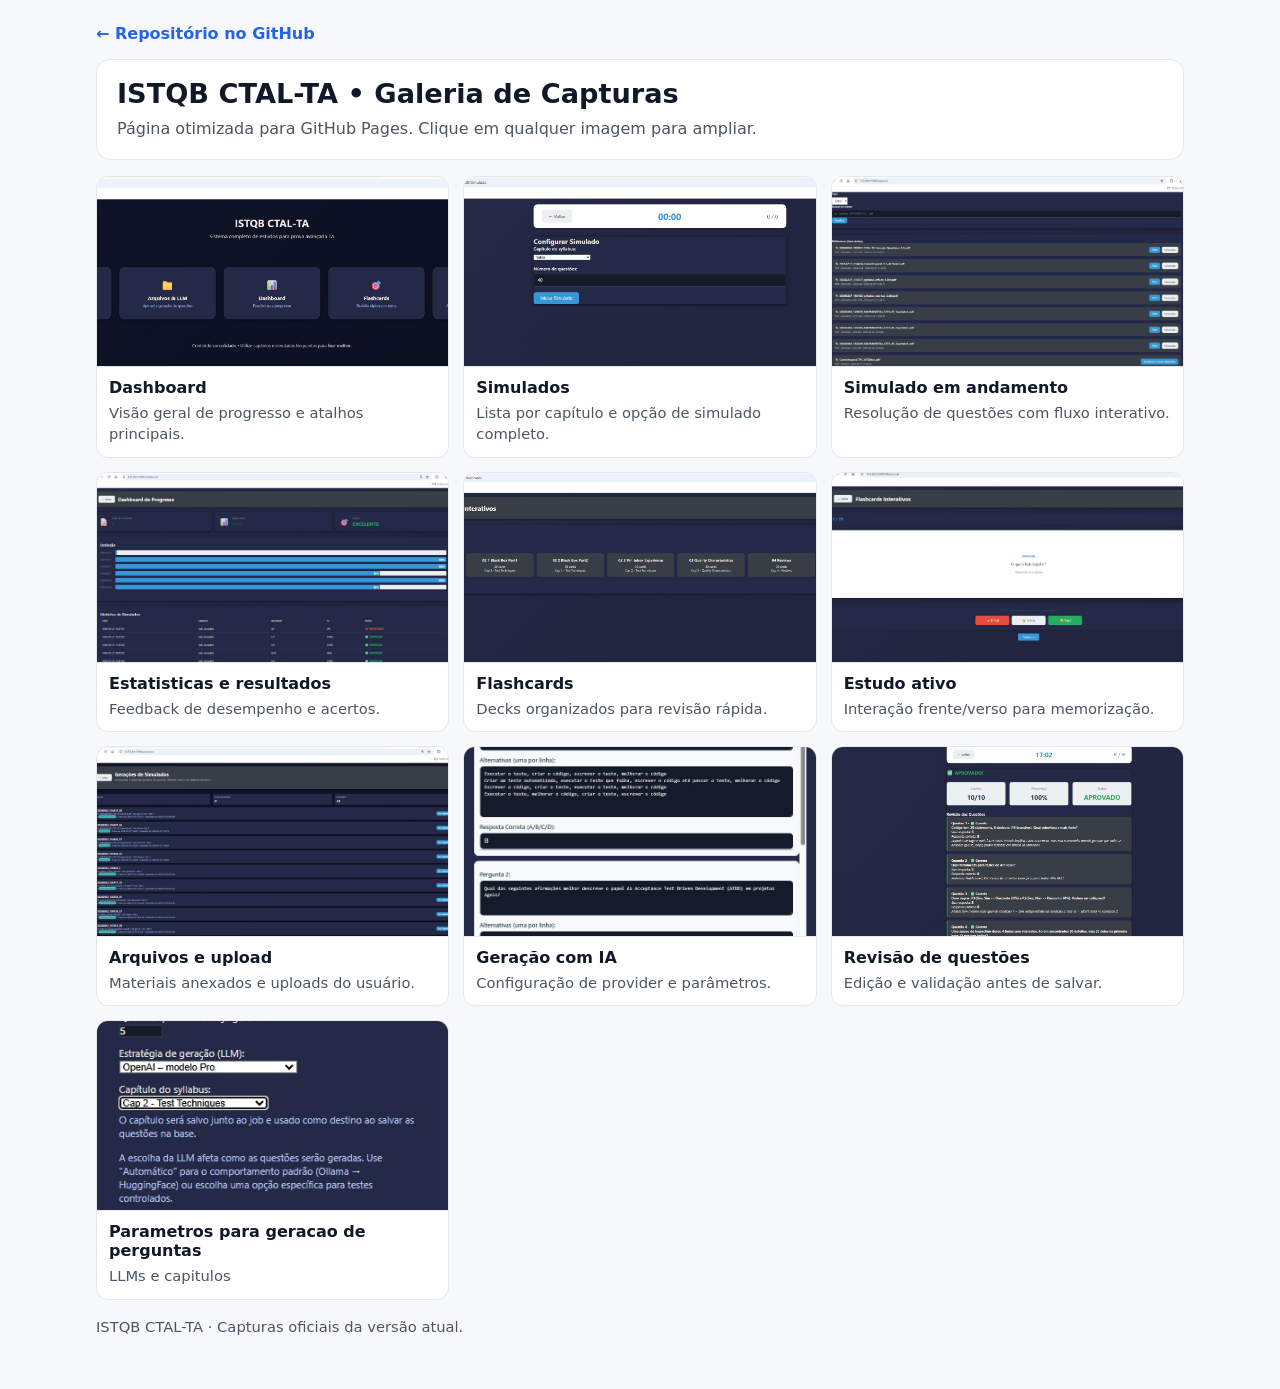
<file: screenshots.html>
<!DOCTYPE html>
<html lang="pt-BR">
<head>
    <meta charset="UTF-8">
    <meta name="viewport" content="width=device-width, initial-scale=1.0">
    <title>ISTQB CTAL-TA - Galeria do Sistema</title>
    <style>
        :root {
            color-scheme: light;
            --bg: #f6f8fb;
            --card: #ffffff;
            --line: #e5e7eb;
            --text: #111827;
            --muted: #4b5563;
            --brand: #2563eb;
            --brand-strong: #1d4ed8;
        }

        * { box-sizing: border-box; }

        body {
            margin: 0;
            font-family: system-ui, -apple-system, Segoe UI, Roboto, Arial, sans-serif;
            background: var(--bg);
            color: var(--text);
        }

        .wrap {
            max-width: 1120px;
            margin: 0 auto;
            padding: 24px 16px 40px;
        }

        .topbar {
            margin-bottom: 16px;
        }

        .back-link {
            display: inline-block;
            text-decoration: none;
            color: var(--brand);
            font-weight: 600;
        }

        .hero {
            background: var(--card);
            border: 1px solid var(--line);
            border-radius: 14px;
            padding: 18px 20px;
            margin-bottom: 16px;
        }

        h1 {
            margin: 0 0 8px;
            font-size: 1.7rem;
        }

        .subtitle {
            margin: 0;
            color: var(--muted);
            line-height: 1.5;
        }

        .grid {
            display: grid;
            grid-template-columns: repeat(auto-fit, minmax(290px, 1fr));
            gap: 14px;
        }

        .card {
            background: var(--card);
            border: 1px solid var(--line);
            border-radius: 12px;
            overflow: hidden;
        }

        .card button {
            display: block;
            width: 100%;
            border: 0;
            padding: 0;
            background: transparent;
            cursor: zoom-in;
        }

        .card img {
            width: 100%;
            height: 190px;
            object-fit: cover;
            display: block;
            border-bottom: 1px solid var(--line);
        }

        .cap {
            padding: 11px 12px 12px;
        }

        .cap h2 {
            margin: 0 0 5px;
            font-size: 1rem;
        }

        .cap p {
            margin: 0;
            color: var(--muted);
            font-size: 0.92rem;
            line-height: 1.45;
        }

        .footer {
            margin-top: 18px;
            color: var(--muted);
            font-size: 0.92rem;
        }

        .modal {
            position: fixed;
            inset: 0;
            background: rgba(0,0,0,.84);
            display: none;
            align-items: center;
            justify-content: center;
            padding: 18px;
            z-index: 999;
        }

        .modal.open { display: flex; }

        .modal img {
            max-width: min(1200px, 100%);
            max-height: 92vh;
            border-radius: 10px;
            box-shadow: 0 16px 40px rgba(0,0,0,.45);
        }

        .close {
            position: fixed;
            top: 14px;
            right: 16px;
            border: 0;
            background: transparent;
            color: #fff;
            font-size: 2rem;
            cursor: pointer;
        }
    </style>
</head>
<body>
    <main class="wrap">
        <div class="topbar">
            <a href="https://github.com/lucasteixeirati/ISTQB-CTAL-TA" class="back-link">← Repositório no GitHub</a>
        </div>

        <section class="hero">
            <h1>ISTQB CTAL-TA • Galeria de Capturas</h1>
            <p class="subtitle">Página otimizada para GitHub Pages. Clique em qualquer imagem para ampliar.</p>
        </section>

        <section class="grid" aria-label="Galeria de imagens">
            <article class="card"><button data-src="prints/001.jpg"><img loading="lazy" src="prints/001.jpg" alt="Dashboard principal"></button><div class="cap"><h2>Dashboard</h2><p>Visão geral de progresso e atalhos principais.</p></div></article>
            <article class="card"><button data-src="prints/002.jpg"><img loading="lazy" src="prints/002.jpg" alt="Lista de simulados"></button><div class="cap"><h2>Simulados</h2><p>Lista por capítulo e opção de simulado completo.</p></div></article>
            <article class="card"><button data-src="prints/003.jpg"><img loading="lazy" src="prints/003.jpg" alt="Simulado em execução"></button><div class="cap"><h2>Simulado em andamento</h2><p>Resolução de questões com fluxo interativo.</p></div></article>
            <article class="card"><button data-src="prints/004.jpg"><img loading="lazy" src="prints/004.jpg" alt="Estatisticas e resultados"></button><div class="cap"><h2>Estatisticas e resultados</h2><p>Feedback de desempenho e acertos.</p></div></article>
            <article class="card"><button data-src="prints/005.jpg"><img loading="lazy" src="prints/005.jpg" alt="Decks de flashcards"></button><div class="cap"><h2>Flashcards</h2><p>Decks organizados para revisão rápida.</p></div></article>
            <article class="card"><button data-src="prints/006.jpg"><img loading="lazy" src="prints/006.jpg" alt="Estudo com flashcards"></button><div class="cap"><h2>Estudo ativo</h2><p>Interação frente/verso para memorização.</p></div></article>
            <article class="card"><button data-src="prints/007.jpg"><img loading="lazy" src="prints/007.jpg" alt="Arquivos e upload"></button><div class="cap"><h2>Arquivos e upload</h2><p>Materiais anexados e uploads do usuário.</p></div></article>
            <article class="card"><button data-src="prints/08.jpg"><img loading="lazy" src="prints/08.jpg" alt="Configuração de geração IA"></button><div class="cap"><h2>Geração com IA</h2><p>Configuração de provider e parâmetros.</p></div></article>
            <article class="card"><button data-src="prints/010.jpg"><img loading="lazy" src="prints/010.jpg" alt="Revisão de questões"></button><div class="cap"><h2>Revisão de questões</h2><p>Edição e validação antes de salvar.</p></div></article>
            <article class="card"><button data-src="prints/011.jpg"><img loading="lazy" src="prints/011.jpg" alt="Parametros para geracao de perguntas"></button><div class="cap"><h2>Parametros para geracao de perguntas</h2><p>LLMs e capitulos</p></div></article>
        </section>

        <p class="footer">ISTQB CTAL-TA · Capturas oficiais da versão atual.</p>
    </main>

    <div class="modal" id="modal" aria-hidden="true">
        <button class="close" id="close" aria-label="Fechar">×</button>
        <img id="modal-img" alt="Imagem ampliada">
    </div>

    <script>
        const modal = document.getElementById('modal');
        const modalImg = document.getElementById('modal-img');
        const closeBtn = document.getElementById('close');

        document.querySelectorAll('.card button').forEach((button) => {
            button.addEventListener('click', () => {
                modal.classList.add('open');
                modal.setAttribute('aria-hidden', 'false');
                modalImg.src = button.dataset.src;
                modalImg.alt = button.querySelector('img')?.alt || 'Imagem ampliada';
            });
        });

        function closeModal() {
            modal.classList.remove('open');
            modal.setAttribute('aria-hidden', 'true');
            modalImg.src = '';
        }

        closeBtn.addEventListener('click', closeModal);
        modal.addEventListener('click', (event) => {
            if (event.target === modal) closeModal();
        });
        document.addEventListener('keydown', (event) => {
            if (event.key === 'Escape') closeModal();
        });
    </script>
</body>
</html>
</file>
